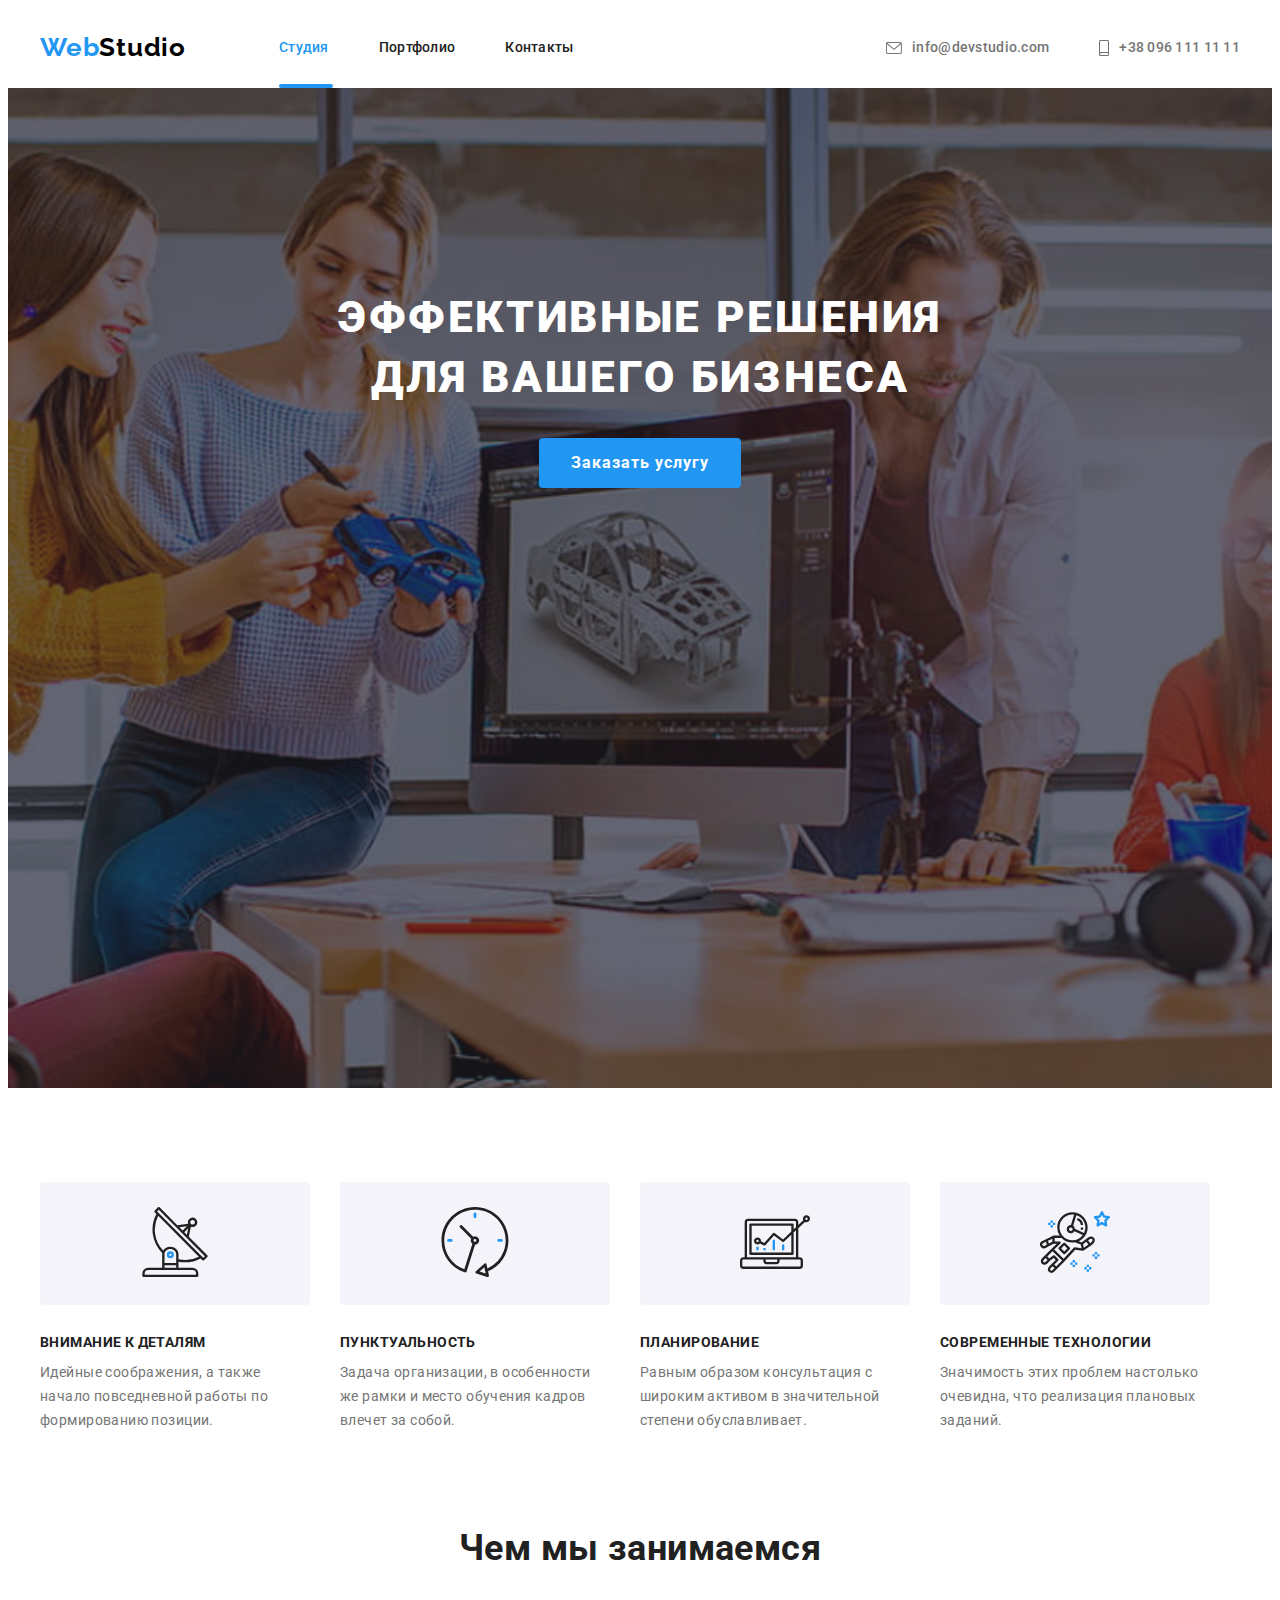
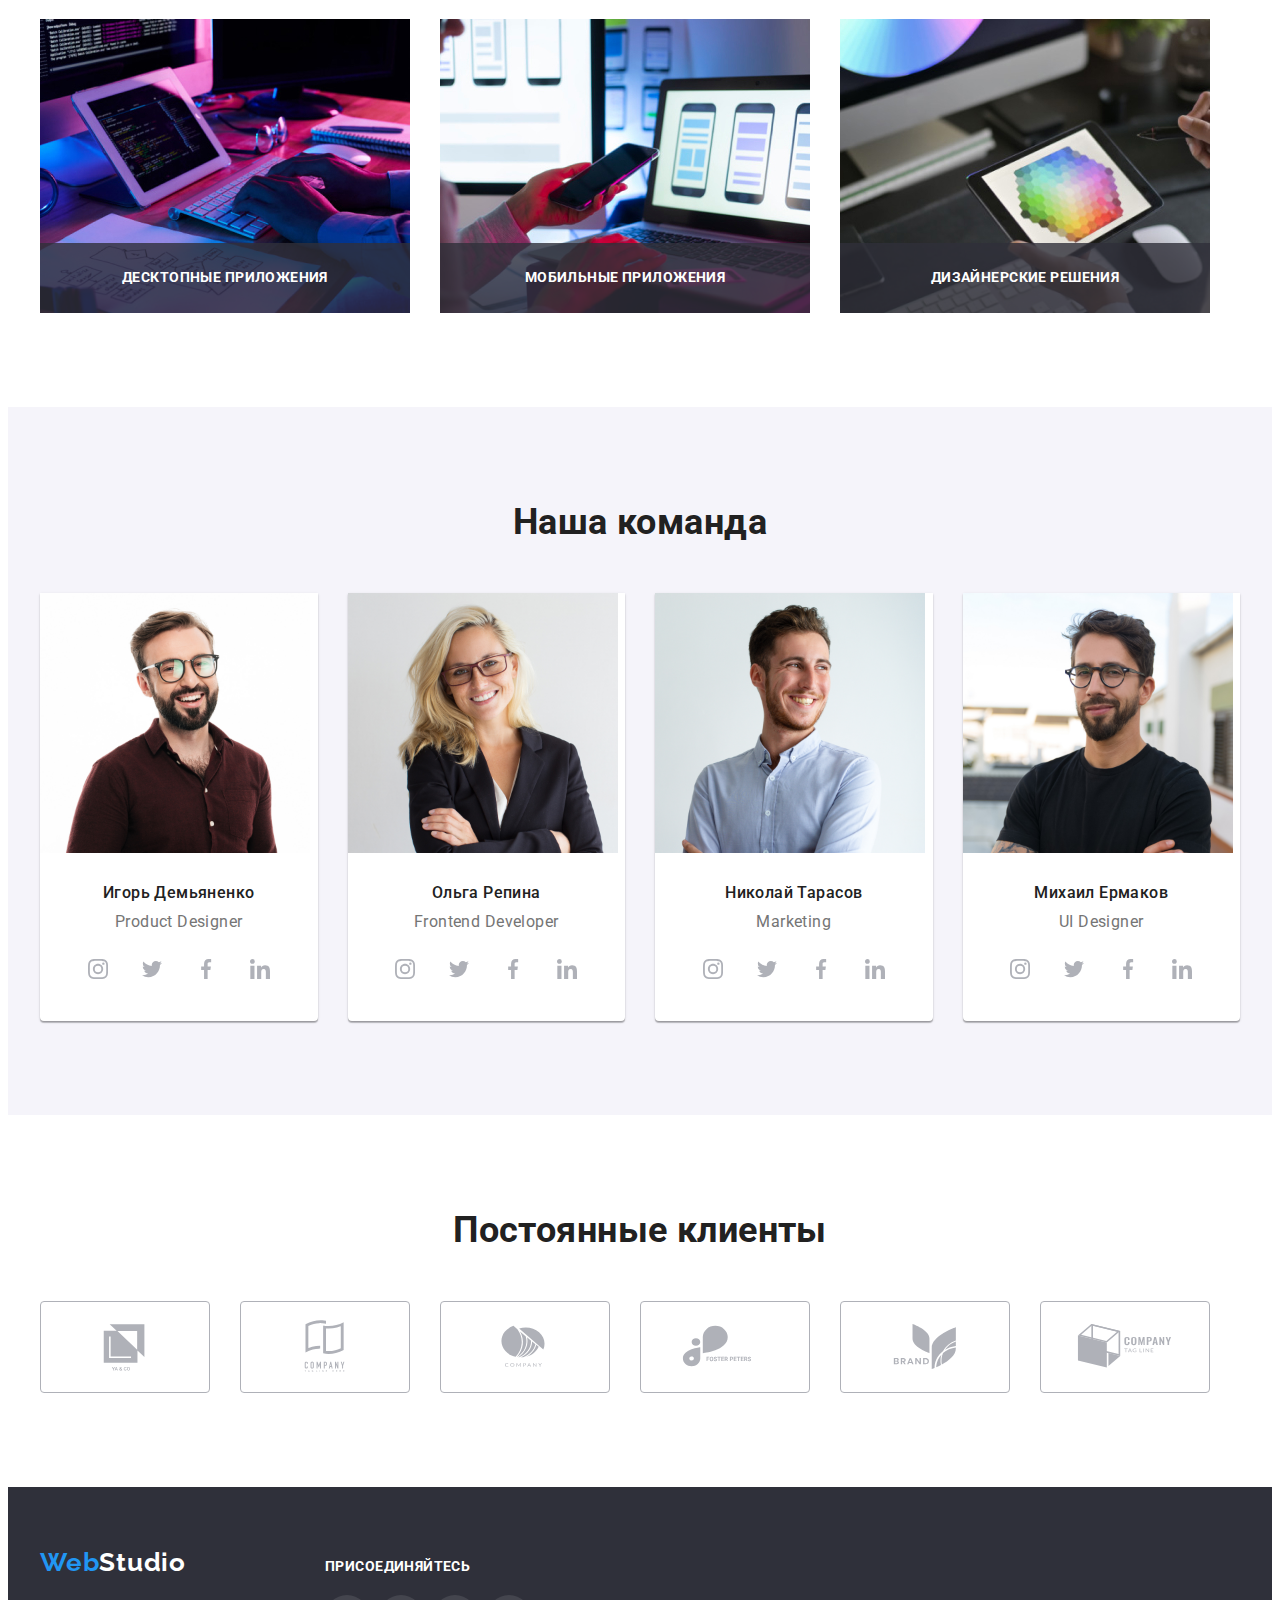
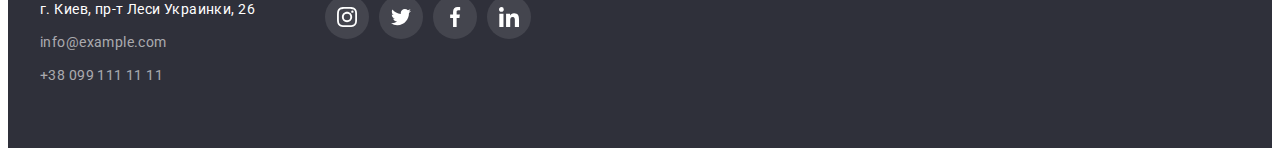
<file: index.html>
<!DOCTYPE html>
<html lang="ru">
  <head>
    <meta charset="UTF-8" />
    <meta http-equiv="X-UA-Compatible" content="IE=edge" />
    <meta name="viewport" content="width=device-width, initial-scale=1.0" />
    <title>Document</title>
    <link rel="preconnect" href="https://fonts.googleapis.com" />
    <link rel="preconnect" href="https://fonts.gstatic.com" crossorigin />
    <link
      href="https://fonts.googleapis.com/css2?family=Raleway:wght@700&family=Roboto:wght@400;500;700;900&display=swap"
      rel="stylesheet"
    />
    <link
      rel="stylesheet"
      href="https://cdnjs.cloudflare.com/ajax/libs/modern-normalize/1.1.0/modern-normalize.min.css"
      integrity="sha512-wpPYUAdjBVSE4KJnH1VR1HeZfpl1ub8YT/NKx4PuQ5NmX2tKuGu6U/JRp5y+Y8XG2tV+wKQpNHVUX03MfMFn9Q=="
      crossorigin="anonymous"
      referrerpolicy="no-referrer"
    />

    <link rel="stylesheet" href="./css/styles.css" />
  </head>
  <body>
    <header class="header">
      <div class="container">
        <a href="./index.html" class="header-logo link"
          ><span>Web</span>Studio</a
        >
        <nav class="header-nav">
          <ul class="header-list list">
            <li class="header-item">
              <a href="./index.html" class="header-link link current">Студия</a>
            </li>
            <li class="header-item">
              <a href="./portfolio.html" class="header-link link">Портфолио</a>
            </li>
            <li class="header-item">
              <a href="" class="header-link link">Контакты</a>
            </li>
          </ul>
        </nav>

        <ul class="header-list-contacts list">
          <li class="contact-item">
            <a href="mailto:info@devstudio.com" class="header-email link">
              <svg class="email-icon" width="16" height="12">
                <use href="./images/icons.svg#email-icon"></use>
              </svg>
              info@devstudio.com</a
            >
          </li>
          <li class="contact-item">
            <a href="tel:+380961111111" class="header-tel link">
              <svg class="tel-icon" width="10" height="16">
                <use href="./images/icons.svg#tel-icon"></use>
              </svg>
              +38 096 111 11 11</a
            >
          </li>
        </ul>
      </div>
    </header>

    <main>
      <section class="hero">
        <div class="container">
          <h1 class="hero-title">Эффективные решения для вашего бизнеса</h1>
          <button data-modal-open type="button" class="hero-btn">
            Заказать услугу
          </button>
        </div>
      </section>

      <section class="features section">
        <div class="container">
          <h2 class="visually-hidden">Особенности</h2>
          <ul class="features-list list">
            <li class="features-item">
              <div class="feature-icon">
                <svg class="features-icon" width="70" height="70">
                  <use href="./images/icons.svg#icon-features-svg1"></use>
                </svg>
              </div>
              <h3 class="features-list-title">Внимание к деталям</h3>
              <p class="features-text">
                Идейные соображения, а также начало повседневной работы по
                формированию позиции.
              </p>
            </li>
            <li class="features-item">
              <div class="feature-icon">
                <svg class="features-icon" width="70" height="70">
                  <use href="./images/icons.svg#icon-features-svg2"></use>
                </svg>
              </div>
              <h3 class="features-list-title">Пунктуальность</h3>
              <p class="features-text">
                Задача организации, в особенности же рамки и место обучения
                кадров влечет за собой.
              </p>
            </li>
            <li class="features-item">
              <div class="feature-icon">
                <svg class="features-icon" width="70" height="70">
                  <use href="./images/icons.svg#icon-features-svg3"></use>
                </svg>
              </div>
              <h3 class="features-list-title">Планирование</h3>
              <p class="features-text">
                Равным образом консультация с широким активом в значительной
                степени обуславливает.
              </p>
            </li>
            <li class="features-item">
              <div class="feature-icon">
                <svg class="features-icon" width="70" height="70">
                  <use href="./images/icons.svg#icon-features-svg4"></use>
                </svg>
              </div>
              <h3 class="features-list-title">Современные технологии</h3>
              <p class="features-text">
                Значимость этих проблем настолько очевидна, что реализация
                плановых заданий.
              </p>
            </li>
          </ul>
        </div>
      </section>

      <section class="gallery section">
        <div class="container">
          <h2 class="gallery-title">Чем мы занимаемся</h2>
          <ul class="gallery-list list">
            <li class="gallery-item">
              <div class="gallery-container">
                <img
                  src="./images/img1.jpg"
                  alt="работа за компьютером"
                  width="370"
                  height="294"
                  class="gallery-img"
                />
                <p class="gallery-text">Десктопные приложения</p>
              </div>
            </li>
            <li class="gallery-item">
              <div class="gallery-container">
                <img
                  src="./images/img2.jpg"
                  alt="работа со смартфоном"
                  width="370"
                  height="294"
                  class="gallery-img"
                />
                <p class="gallery-text">Мобильные приложения</p>
              </div>
            </li>
            <li class="gallery-item">
              <div class="gallery-container">
                <img
                  src="./images/img3.jpg"
                  alt="работа на планшете"
                  width="370"
                  height="294"
                  class="gallery-img"
                />
                <p class="gallery-text">Дизайнерские решения</p>
              </div>
            </li>
          </ul>
        </div>
      </section>

      <section class="team section">
        <div class="container">
          <h2 class="team-main-title">Наша команда</h2>

          <ul class="team-list list">
            <li class="team-item">
              <img
                src="./images/portrait1.jpg"
                alt="фото Игорь Демьяненко"
                width="270"
                height="260"
                class="team-img"
              />
              <div class="team-card">
                <h3 class="team-title">Игорь Демьяненко</h3>
                <p lang="en" class="team-descr">Product Designer</p>
                <ul class="team-soc list">
                  <li class="team-soc-item">
                    <a
                      href=""
                      class="team-soc-link link"
                      target="_blank"
                      rel="noopener noferrer nofollow"
                    >
                      <svg class="team-soc-icon" width="20" height="20">
                        <use href="./images/icons.svg#icon-instagram"></use>
                      </svg>
                    </a>
                  </li>
                  <li class="team-soc-item">
                    <a
                      href=""
                      class="team-soc-link link"
                      target="_blank"
                      rel="noopener noferrer nofollow"
                    >
                      <svg class="team-soc-icon" width="20" height="20">
                        <use href="./images/icons.svg#icon-twitter"></use>
                      </svg>
                    </a>
                  </li>
                  <li class="team-soc-item">
                    <a
                      href=""
                      class="team-soc-link link"
                      target="_blank"
                      rel="noopener noferrer nofollow"
                    >
                      <svg class="team-soc-icon" width="20" height="20">
                        <use href="./images/icons.svg#icon-facebook"></use>
                      </svg>
                    </a>
                  </li>
                  <li class="team-soc-item">
                    <a
                      href=""
                      class="team-soc-link link"
                      target="_blank"
                      rel="noopener noferrer nofollow"
                    >
                      <svg class="team-soc-icon" width="20" height="20">
                        <use href="./images/icons.svg#icon-linkedin"></use>
                      </svg>
                    </a>
                  </li>
                </ul>
              </div>
            </li>
            <li class="team-item">
              <img
                src="./images/portrait2.jpg"
                alt="фото Ольга Репина"
                width="270"
                height="260"
                class="team-img"
              />
              <div class="team-card">
                <h3 class="team-title">Ольга Репина</h3>
                <p lang="en" class="team-descr">Frontend Developer</p>
                <ul class="team-soc list">
                  <li class="team-soc-item">
                    <a
                      href=""
                      class="team-soc-link link"
                      target="_blank"
                      rel="noopener noferrer nofollow"
                    >
                      <svg class="team-soc-icon" width="20" height="20">
                        <use href="./images/icons.svg#icon-instagram"></use>
                      </svg>
                    </a>
                  </li>
                  <li class="team-soc-item">
                    <a
                      href=""
                      class="team-soc-link link"
                      target="_blank"
                      rel="noopener noferrer nofollow"
                    >
                      <svg class="team-soc-icon" width="20" height="20">
                        <use href="./images/icons.svg#icon-twitter"></use>
                      </svg>
                    </a>
                  </li>
                  <li class="team-soc-item">
                    <a
                      href=""
                      class="team-soc-link link"
                      target="_blank"
                      rel="noopener noferrer nofollow"
                    >
                      <svg class="team-soc-icon" width="20" height="20">
                        <use href="./images/icons.svg#icon-facebook"></use>
                      </svg>
                    </a>
                  </li>
                  <li class="team-soc-item">
                    <a
                      href=""
                      class="team-soc-link link"
                      target="_blank"
                      rel="noopener noferrer nofollow"
                    >
                      <svg class="team-soc-icon" width="20" height="20">
                        <use href="./images/icons.svg#icon-linkedin"></use>
                      </svg>
                    </a>
                  </li>
                </ul>
              </div>
            </li>
            <li class="team-item">
              <img
                src="./images/portrait3.jpg"
                alt="фото Николай Тарасов"
                width="270"
                height="260"
                class="team-img"
              />
              <div class="team-card">
                <h3 class="team-title">Николай Тарасов</h3>
                <p lang="en" class="team-descr">Marketing</p>
                <ul class="team-soc list">
                  <li class="team-soc-item">
                    <a
                      href=""
                      class="team-soc-link link"
                      target="_blank"
                      rel="noopener noferrer nofollow"
                    >
                      <svg class="team-soc-icon" width="20" height="20">
                        <use href="./images/icons.svg#icon-instagram"></use>
                      </svg>
                    </a>
                  </li>
                  <li class="team-soc-item">
                    <a
                      href=""
                      class="team-soc-link link"
                      target="_blank"
                      rel="noopener noferrer nofollow"
                    >
                      <svg class="team-soc-icon" width="20" height="20">
                        <use href="./images/icons.svg#icon-twitter"></use>
                      </svg>
                    </a>
                  </li>
                  <li class="team-soc-item">
                    <a
                      href=""
                      class="team-soc-link link"
                      target="_blank"
                      rel="noopener noferrer nofollow"
                    >
                      <svg class="team-soc-icon" width="20" height="20">
                        <use href="./images/icons.svg#icon-facebook"></use>
                      </svg>
                    </a>
                  </li>
                  <li class="team-soc-item">
                    <a
                      href=""
                      class="team-soc-link link"
                      target="_blank"
                      rel="noopener noferrer nofollow"
                    >
                      <svg class="team-soc-icon" width="20" height="20">
                        <use href="./images/icons.svg#icon-linkedin"></use>
                      </svg>
                    </a>
                  </li>
                </ul>
              </div>
            </li>
            <li class="team-item">
              <img
                src="./images/portrait4.jpg"
                alt="фото Михаил Ермаков"
                width="270"
                height="260"
                class="team-img"
              />
              <div class="team-card">
                <h3 class="team-title">Михаил Ермаков</h3>
                <p lang="en" class="team-descr">UI Designer</p>
                <ul class="team-soc list">
                  <li class="team-soc-item">
                    <a
                      href=""
                      class="team-soc-link link"
                      target="_blank"
                      rel="noopener noferrer nofollow"
                    >
                      <svg class="team-soc-icon" width="20" height="20">
                        <use href="./images/icons.svg#icon-instagram"></use>
                      </svg>
                    </a>
                  </li>
                  <li class="team-soc-item">
                    <a
                      href=""
                      class="team-soc-link link"
                      target="_blank"
                      rel="noopener noferrer nofollow"
                    >
                      <svg class="team-soc-icon" width="20" height="20">
                        <use href="./images/icons.svg#icon-twitter"></use>
                      </svg>
                    </a>
                  </li>
                  <li class="team-soc-item">
                    <a
                      href=""
                      class="team-soc-link link"
                      target="_blank"
                      rel="noopener noferrer nofollow"
                    >
                      <svg class="team-soc-icon" width="20" height="20">
                        <use href="./images/icons.svg#icon-facebook"></use>
                      </svg>
                    </a>
                  </li>
                  <li class="team-soc-item">
                    <a
                      href=""
                      class="team-soc-link link"
                      target="_blank"
                      rel="noopener noferrer nofollow"
                    >
                      <svg class="team-soc-icon" width="20" height="20">
                        <use href="./images/icons.svg#icon-linkedin"></use>
                      </svg>
                    </a>
                  </li>
                </ul>
              </div>
            </li>
          </ul>
        </div>
      </section>

      <section class="clients">
        <div class="container">
          <h2 class="clients-tittle">Постоянные клиенты</h2>
          <ul class="clients-list list">
            <li class="clients-item">
              <a
                href=""
                class="clients-link link"
                target="_blank"
                rel="noopener noferrer nofollow"
              >
                <svg class="client-icon" width="106" height="60">
                  <use href="./images/icons.svg#icon-client1"></use>
                </svg>
              </a>
            </li>
            <li class="clients-item">
              <a
                href=""
                class="clients-link link"
                target="_blank"
                rel="noopener noferrer nofollow"
              >
                <svg class="client-icon" width="106" height="60">
                  <use href="./images/icons.svg#icon-client2"></use>
                </svg>
              </a>
            </li>
            <li class="clients-item">
              <a
                href=""
                class="clients-link link"
                target="_blank"
                rel="noopener noferrer nofollow"
              >
                <svg class="client-icon" width="106" height="60">
                  <use href="./images/icons.svg#icon-client3"></use>
                </svg>
              </a>
            </li>
            <li class="clients-item">
              <a
                href=""
                class="clients-link link"
                target="_blank"
                rel="noopener noferrer nofollow"
              >
                <svg class="client-icon" width="106" height="60">
                  <use href="./images/icons.svg#icon-client4"></use>
                </svg>
              </a>
            </li>
            <li class="clients-item">
              <a
                href=""
                class="clients-link link"
                target="_blank"
                rel="noopener noferrer nofollow"
              >
                <svg class="client-icon" width="106" height="60">
                  <use href="./images/icons.svg#icon-client5"></use>
                </svg>
              </a>
            </li>
            <li class="clients-item">
              <a
                href=""
                class="clients-link link"
                target="_blank"
                rel="noopener noferrer nofollow"
              >
                <svg class="client-icon" width="106" height="60">
                  <use href="./images/icons.svg#icon-client6"></use>
                </svg>
              </a>
            </li>
          </ul>
        </div>
      </section>
    </main>

    <footer class="footer">
      <div class="container">
        <div class="footer-contacts">
          <a href="./index.html" class="footer-logo link"
            ><span>Web</span>Studio</a
          >
          <address class="footer-adress">
            <ul class="footer-list list">
              <li class="footer-item">
                <a
                  href="https://goo.gl/maps/aE9TR2gTAcbxKzwu7"
                  target="_blank"
                  rel="noopener noferrer nofollow"
                  class="footer-link-adress link"
                  >г. Киев, пр-т Леси Украинки, 26</a
                >
              </li>
              <li class="footer-item">
                <a class="footer-email link" href="mailto:info@example.com"
                  >info@example.com</a
                >
              </li>
              <li class="footer-item">
                <a class="footer-tel link" href="tel:+380991111111"
                  >+38 099 111 11 11</a
                >
              </li>
            </ul>
          </address>
        </div>
        <div class="social">
          <p class="social-tittle">Присоединяйтесь</p>
          <ul class="social-list list">
            <li class="social-item">
              <a
                href=""
                class="social-link link"
                target="_blank"
                rel="noopener noferrer nofollow"
              >
                <svg class="social-icon" width="20" height="20">
                  <use href="./images/icons.svg#icon-instagram"></use>
                </svg>
              </a>
            </li>
            <li class="social-item">
              <a
                href=""
                class="social-link link"
                target="_blank"
                rel="noopener noferrer nofollow"
              >
                <svg class="social-icon" width="20" height="20">
                  <use href="./images/icons.svg#icon-twitter"></use>
                </svg>
              </a>
            </li>
            <li class="social-item">
              <a
                href=""
                class="social-link link"
                target="_blank"
                rel="noopener noferrer nofollow"
              >
                <svg class="social-icon" width="20" height="20">
                  <use href="./images/icons.svg#icon-facebook"></use>
                </svg>
              </a>
            </li>
            <li class="social-item">
              <a
                href=""
                class="social-link link"
                target="_blank"
                rel="noopener noferrer nofollow"
              >
                <svg class="social-icon" width="20" height="20">
                  <use href="./images/icons.svg#icon-linkedin"></use>
                </svg>
              </a>
            </li>
          </ul>
        </div>
      </div>
    </footer>

    <div data-modal class="backdrop is-hidden">
      <div class="modal">
        <button data-modal-close class="close-modal-btn">
          <svg class="close-btn-icon">
            <use href="./images/icons.svg#icon-close-btn-svg"></use>
          </svg>
        </button>
      </div>
    </div>

    <script src="./js/modal.js"></script>
  </body>
</html>
</file>
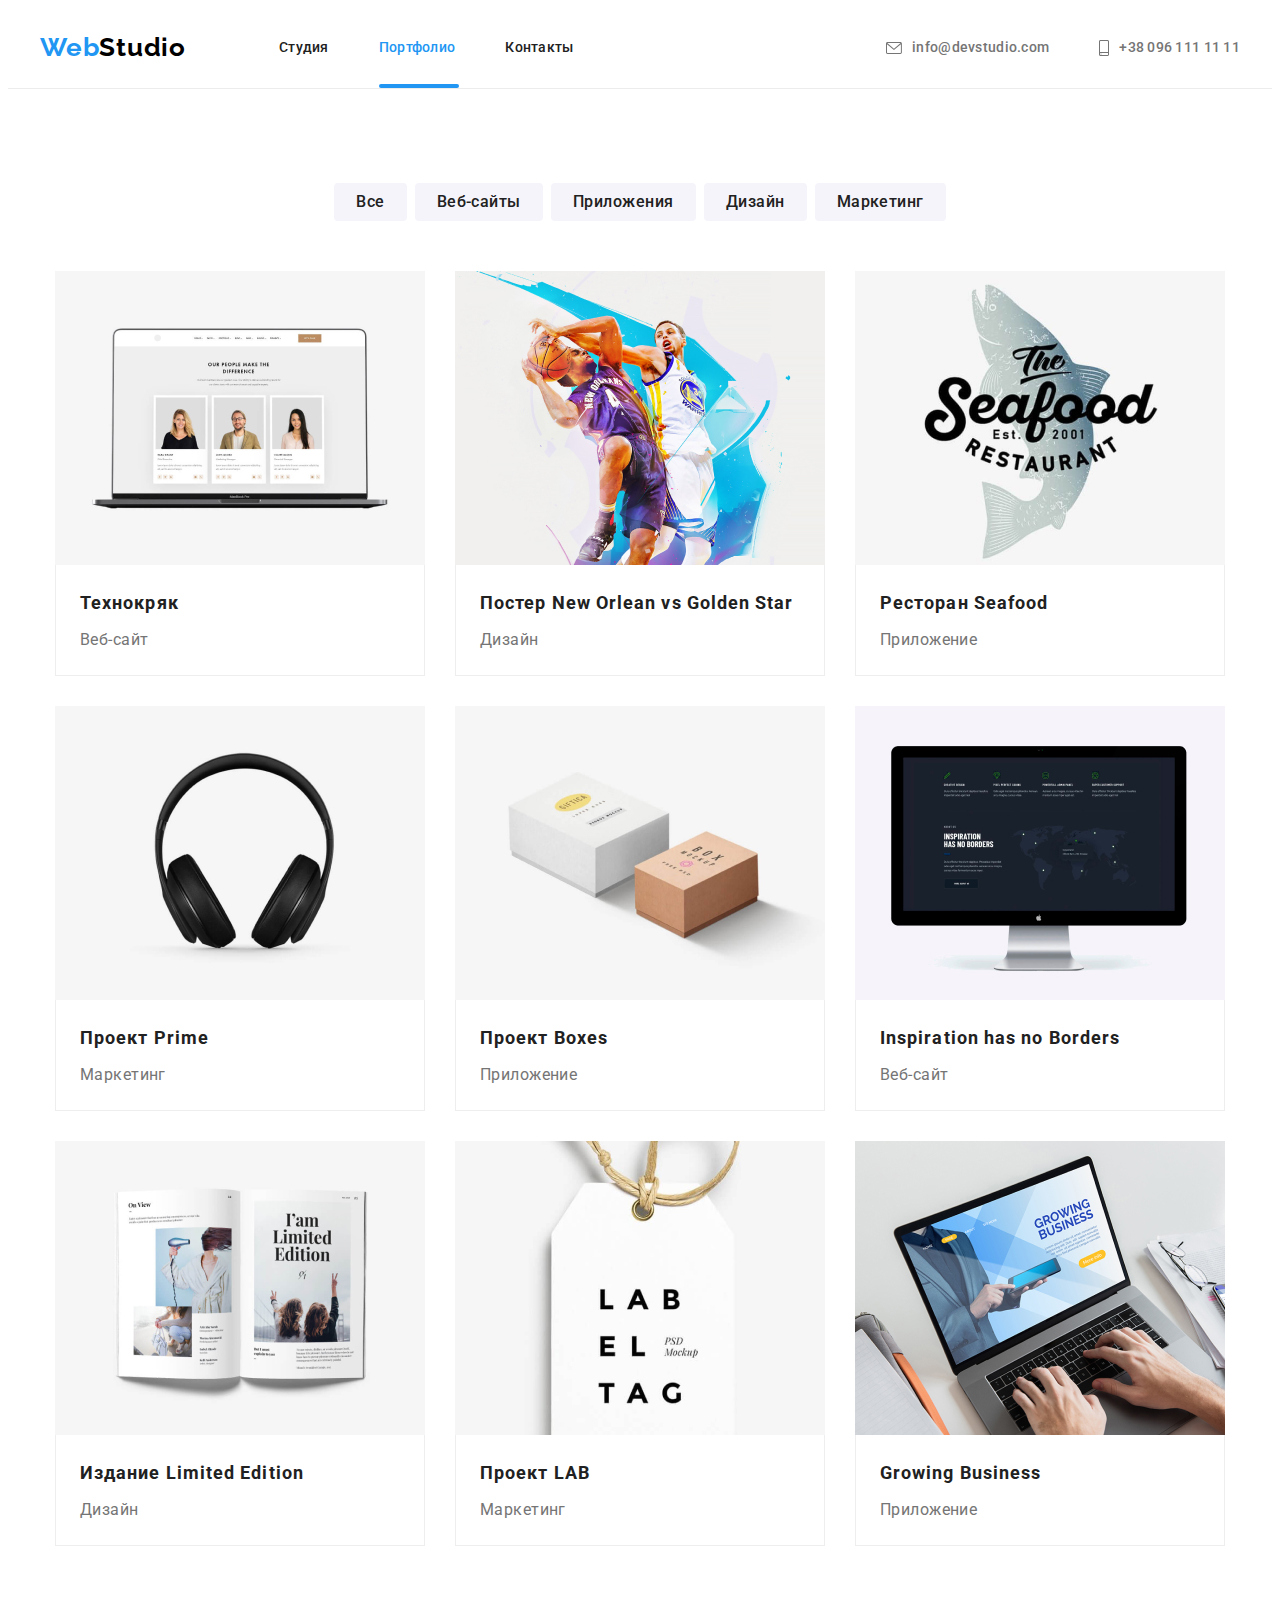
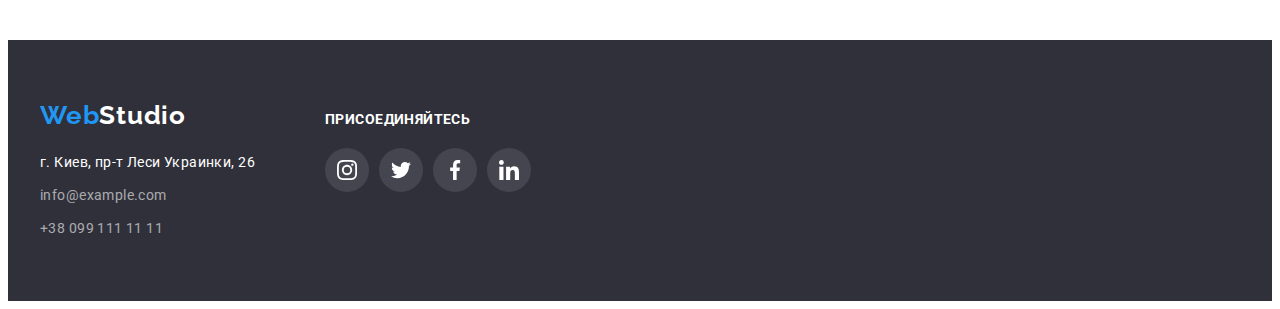
<file: portfolio.html>
<!DOCTYPE html>
<html lang="ru">
  <head>
    <meta charset="UTF-8" />
    <meta http-equiv="X-UA-Compatible" content="IE=edge" />
    <meta name="viewport" content="width=device-width, initial-scale=1.0" />
    <title>Document</title>
    <link rel="preconnect" href="https://fonts.googleapis.com" />
    <link rel="preconnect" href="https://fonts.gstatic.com" crossorigin />
    <link
      href="https://fonts.googleapis.com/css2?family=Raleway:wght@700&family=Roboto:wght@400;500;700;900&display=swap"
      rel="stylesheet"
    />
    <link
      rel="stylesheet"
      href="https://cdnjs.cloudflare.com/ajax/libs/modern-normalize/1.1.0/modern-normalize.min.css"
      integrity="sha512-wpPYUAdjBVSE4KJnH1VR1HeZfpl1ub8YT/NKx4PuQ5NmX2tKuGu6U/JRp5y+Y8XG2tV+wKQpNHVUX03MfMFn9Q=="
      crossorigin="anonymous"
      referrerpolicy="no-referrer"
    />
    <link rel="stylesheet" href="./css/styles.css" />
  </head>
  <body>
    <header class="header border">
      <div class="container">
        <a href="./index.html" class="header-logo link"
          ><span>Web</span>Studio</a
        >
        <nav class="header-nav">
          <ul class="header-list list">
            <li class="header-item">
              <a href="./index.html" class="header-link link">Студия</a>
            </li>
            <li class="header-item">
              <a href="./portfolio.html" class="header-link link current"
                >Портфолио</a
              >
            </li>
            <li class="header-item">
              <a href="" class="header-link link">Контакты</a>
            </li>
          </ul>
        </nav>

        <ul class="header-list-contacts list">
          <li class="contact-item">
            <a href="mailto:info@devstudio.com" class="header-email link">
              <svg class="email-icon" width="16" height="12">
                <use href="./images/icons.svg#email-icon"></use>
              </svg>
              info@devstudio.com</a
            >
          </li>
          <li class="contact-item">
            <a href="tel:+380961111111" class="header-tel link">
              <svg class="tel-icon" width="10" height="16">
                <use href="./images/icons.svg#tel-icon"></use>
              </svg>
              +38 096 111 11 11</a
            >
          </li>
        </ul>
      </div>
    </header>

    <main>
      <section class="portfolio section">
        <div class="container">
          <h1 class="visually-hidden">Портфолио</h1>
          <ul class="btn-list list">
            <li class="btn-item">
              <button class="portfolio-btn" type="button">Все</button>
            </li>
            <li class="btn-item">
              <button class="portfolio-btn" type="button">Веб-сайты</button>
            </li>
            <li class="btn-item">
              <button class="portfolio-btn" type="button">Приложения</button>
            </li>
            <li class="btn-item">
              <button class="portfolio-btn" type="button">Дизайн</button>
            </li>
            <li class="btn-item">
              <button class="portfolio-btn" type="button">Маркетинг</button>
            </li>
          </ul>
          <ul class="portfolio-list list">
            <li class="portfolio-item">
              <a class="portfolio-link link" href="">
                <div class="potfolio-overlay">
                  <img
                    src="./images/portfolio-img1.jpg"
                    alt="ноутбук"
                    width="370"
                    height="294"
                    class="portfolio-img"
                  />
                  <p class="text-overlay">
                    Ресурс предлагает комплексные предложения с разным уровнем
                    функционала и сервисов. Все это позволит посетителю получить
                    исчерпывающие сведения о компании или частном лице.
                  </p>
                </div>
                <div class="portfolio-card">
                  <h3 class="portfolio-title">Технокряк</h3>
                  <p class="portfolio-descr">Веб-сайт</p>
                </div>
              </a>
            </li>
            <li class="portfolio-item">
              <a class="portfolio-link link" href="">
                <div class="potfolio-overlay">
                  <img
                    src="./images/portfolio-img2.jpg"
                    alt="баскетболисты"
                    width="370"
                    height="294"
                    class="portfolio-img"
                  />
                  <p class="text-overlay">
                    Ресурс предлагает комплексные предложения с разным уровнем
                    функционала и сервисов. Все это позволит посетителю получить
                    исчерпывающие сведения о компании или частном лице.
                  </p>
                </div>
                <div class="portfolio-card">
                  <h3 class="portfolio-title">
                    Постер New Orlean vs Golden Star
                  </h3>

                  <p class="portfolio-descr">Дизайн</p>
                </div>
              </a>
            </li>
            <li class="portfolio-item">
              <a class="portfolio-link link" href="">
                <div class="potfolio-overlay">
                  <img
                    src="./images/portfolio-img3.jpg"
                    alt="лого ресторана"
                    width="370"
                    height="294"
                    class="portfolio-img"
                  />
                  <p class="text-overlay">
                    Ресурс предлагает комплексные предложения с разным уровнем
                    функционала и сервисов. Все это позволит посетителю получить
                    исчерпывающие сведения о компании или частном лице.
                  </p>
                </div>
                <div class="portfolio-card">
                  <h3 class="portfolio-title">Ресторан Seafood</h3>
                  <p class="portfolio-descr">Приложение</p>
                </div>
              </a>
            </li>
            <li class="portfolio-item">
              <a class="portfolio-link link" href="">
                <div class="potfolio-overlay">
                  <img
                    src="./images/portfolio-img4.jpg"
                    alt="наушники"
                    width="370"
                    height="294"
                    class="portfolio-img"
                  />
                  <p class="text-overlay">
                    Ресурс предлагает комплексные предложения с разным уровнем
                    функционала и сервисов. Все это позволит посетителю получить
                    исчерпывающие сведения о компании или частном лице.
                  </p>
                </div>
                <div class="portfolio-card">
                  <h3 class="portfolio-title">Проект Prime</h3>
                  <p class="portfolio-descr">Маркетинг</p>
                </div>
              </a>
            </li>
            <li class="portfolio-item">
              <a class="portfolio-link link" href="">
                <div class="potfolio-overlay">
                  <img
                    src="./images/portfolio-img5.jpg"
                    alt="коробки"
                    width="370"
                    height="294"
                    class="portfolio-img"
                  />
                  <p class="text-overlay">
                    Ресурс предлагает комплексные предложения с разным уровнем
                    функционала и сервисов. Все это позволит посетителю получить
                    исчерпывающие сведения о компании или частном лице.
                  </p>
                </div>
                <div class="portfolio-card">
                  <h3 class="portfolio-title">Проект Boxes</h3>
                  <p class="portfolio-descr">Приложение</p>
                </div>
              </a>
            </li>
            <li class="portfolio-item">
              <a class="portfolio-link link" href="">
                <div class="potfolio-overlay">
                  <img
                    src="./images/portfolio-img6.jpg"
                    alt="монитор"
                    width="370"
                    height="294"
                    class="portfolio-img"
                  />
                  <p class="text-overlay">
                    Ресурс предлагает комплексные предложения с разным уровнем
                    функционала и сервисов. Все это позволит посетителю получить
                    исчерпывающие сведения о компании или частном лице.
                  </p>
                </div>
                <div class="portfolio-card">
                  <h3 class="portfolio-title">Inspiration has no Borders</h3>
                  <p class="portfolio-descr">Веб-сайт</p>
                </div>
              </a>
            </li>
            <li class="portfolio-item">
              <a class="portfolio-link link" href="">
                <div class="potfolio-overlay">
                  <img
                    src="./images/portfolio-img7.jpg"
                    alt="журнал"
                    width="370"
                    height="294"
                    class="portfolio-img"
                  />
                  <p class="text-overlay">
                    Ресурс предлагает комплексные предложения с разным уровнем
                    функционала и сервисов. Все это позволит посетителю получить
                    исчерпывающие сведения о компании или частном лице.
                  </p>
                </div>
                <div class="portfolio-card">
                  <h3 class="portfolio-title">Издание Limited Edition</h3>
                  <p class="portfolio-descr">Дизайн</p>
                </div>
              </a>
            </li>
            <li class="portfolio-item">
              <a class="portfolio-link link" href="">
                <div class="potfolio-overlay">
                  <img
                    src="./images/portfolio-img8.jpg"
                    alt="бирка"
                    width="370"
                    height="294"
                    class="portfolio-img"
                  />
                  <p class="text-overlay">
                    Ресурс предлагает комплексные предложения с разным уровнем
                    функционала и сервисов. Все это позволит посетителю получить
                    исчерпывающие сведения о компании или частном лице.
                  </p>
                </div>
                <div class="portfolio-card">
                  <h3 class="portfolio-title">Проект LAB</h3>
                  <p class="portfolio-descr">Маркетинг</p>
                </div>
              </a>
            </li>
            <li class="portfolio-item">
              <a class="portfolio-link link" href="">
                <div class="potfolio-overlay">
                  <img
                    src="./images/portfolio-img9.jpg"
                    alt="приложение"
                    width="370"
                    height="294"
                    class="portfolio-img"
                  />
                  <p class="text-overlay">
                    Ресурс предлагает комплексные предложения с разным уровнем
                    функционала и сервисов. Все это позволит посетителю получить
                    исчерпывающие сведения о компании или частном лице.
                  </p>
                </div>
                <div class="portfolio-card">
                  <h3 class="portfolio-title">Growing Business</h3>
                  <p class="portfolio-descr">Приложение</p>
                </div>
              </a>
            </li>
          </ul>
        </div>
      </section>
    </main>
    <footer class="footer">
      <div class="container">
        <div class="footer-contacts">
          <a href="./index.html" class="footer-logo link"
            ><span>Web</span>Studio</a
          >
          <address class="footer-adress">
            <ul class="footer-list list">
              <li class="footer-item">
                <a
                  href="https://goo.gl/maps/aE9TR2gTAcbxKzwu7"
                  target="_blank"
                  rel="noopener noferrer nofollow"
                  class="footer-link-adress link"
                  >г. Киев, пр-т Леси Украинки, 26</a
                >
              </li>
              <li class="footer-item">
                <a class="footer-email link" href="mailto:info@example.com"
                  >info@example.com</a
                >
              </li>
              <li class="footer-item">
                <a class="footer-tel link" href="tel:+380991111111"
                  >+38 099 111 11 11</a
                >
              </li>
            </ul>
          </address>
        </div>
        <div class="social">
          <h3 class="social-tittle">Присоединяйтесь</h3>
          <ul class="social-list list">
            <li class="social-item">
              <a
                href=""
                class="social-link link"
                target="_blank"
                rel="noopener noferrer nofollow"
              >
                <svg class="social-icon" width="20" height="20">
                  <use href="./images/icons.svg#icon-instagram"></use>
                </svg>
              </a>
            </li>
            <li class="social-item">
              <a
                href=""
                class="social-link link"
                target="_blank"
                rel="noopener noferrer nofollow"
              >
                <svg class="social-icon" width="20" height="20">
                  <use href="./images/icons.svg#icon-twitter"></use>
                </svg>
              </a>
            </li>
            <li class="social-item">
              <a
                href=""
                class="social-link link"
                target="_blank"
                rel="noopener noferrer nofollow"
              >
                <svg class="social-icon" width="20" height="20">
                  <use href="./images/icons.svg#icon-facebook"></use>
                </svg>
              </a>
            </li>
            <li class="social-item">
              <a
                href=""
                class="social-link link"
                target="_blank"
                rel="noopener noferrer nofollow"
              >
                <svg class="social-icon" width="20" height="20">
                  <use href="./images/icons.svg#icon-linkedin"></use>
                </svg>
              </a>
            </li>
          </ul>
        </div>
      </div>
    </footer>
  </body>
</html>
</file>
<file: css/styles.css>
body {
  font-family: 'Roboto', sans-serif;
  color: var(--main-title-color);
  background-color: #ffffff;
  font-size: 14px;
  letter-spacing: 0.03em;
}

:root {
  --accent-color: #2196f3;
  --main-text-color: #757575;
  --dark-bgc: #2f303a;
  --hero-title-color: #ffffff;
  --light-bgc: #f5f4fa;
  --footer-transparent: rgba(255, 255, 255, 0.6);
  --footer-icon-bgc: rgba(255, 255, 255, 0.1);
  --footer-icon-color: #ffffff;
  --main-title-color: #212121;
  --team-card-color: #ffffff;
  --header-border-color: #ececec;
  --portfolio-border-color: #eeeeee;
  --icon-bgc: #ffffff;
  --icon-color: #afb1b8;
  --icon-hover-color: #ffffff;
  --clients-icon-color: #afb1b8;
  --features-icon-bgc: #f5f4fa;
  --gallery-dark-gray: rgba(47, 48, 58, 0.8);
  --accent-overlay-color: rgba(33, 150, 243, 0.9);
  --backdrop-color: rgba(0, 0, 0, 0.2);
  --close-btn-border: rgba(0, 0, 0, 0.1);
  --hero-btn-hover: #188ce8;
}

p,
h1,
h2,
h3,
h4,
h5,
h6 {
  margin: 0;
}

ul {
  margin: 0;
  padding-left: 0;
}

img {
  display: block;
  max-width: 100%;
  height: auto;
}

button {
  display: block;
  margin: 0 auto;
  cursor: pointer;
  border: none;
  border-radius: 4px;
}

.link {
  text-decoration: none;
}

.list {
  list-style: none;
}

.container {
  /* outline: solid red; */

  width: 1200px;
  padding: 0 15px;
  margin: 0 auto;
}

.section {
  padding-top: 94px;
  padding-bottom: 94px;
}

/* --------------------HEADER-------------------- */

.border {
  border-bottom: 1px solid var(--header-border-color);
}

.header-logo {
  padding: 24px 0 25px 0;
  margin-right: 93px;
  font-family: 'Raleway', sans-serif;
  font-weight: 700;
  font-size: 26px;
  line-height: 0.84;
  letter-spacing: 0.03em;

  color: #000000;
}

.header-list {
  display: flex;
}

.header .container {
  display: flex;
  align-items: center;
}

.header-list-contacts {
  display: flex;
  margin-left: auto;
}

.header-item:not(:last-child),
.contact-item:not(:last-child) {
  margin-right: 50px;
}

span {
  color: var(--accent-color);
}

.header-link {
  display: block;
  padding-top: 32px;
  padding-bottom: 32px;

  font-weight: 500;
  font-size: 14px;
  line-height: 1.14;
  letter-spacing: 0.02em;

  color: var(--main-title-color);

  transition-property: color;
  transition-duration: 250ms;
  transition-timing-function: cubic-bezier(0.4, 0, 0.2, 1);
}

.header-item {
  position: relative;
}

.header-item .current::after {
  content: '';
  display: block;
  position: absolute;
  bottom: 0;
  width: calc(100% + 4px);
  height: 4px;
  border-radius: 2px;
  background-color: var(--accent-color);

  transition-property: color;
  transition-duration: 250ms;
  transition-timing-function: cubic-bezier(0.4, 0, 0.2, 1);
}

.header-link:hover,
.header-link:focus {
  color: var(--accent-color);
}

.current {
  color: var(--accent-color);
}

.email-icon,
.tel-icon {
  margin-right: 10px;
  fill: currentColor;
}

.header-email,
.header-tel {
  display: flex;
  align-items: center;
  font-weight: 500;
  font-size: 14px;
  line-height: 1.14;
  letter-spacing: 0.02em;

  color: var(--main-text-color);

  transition-property: color;
  transition-duration: 250ms;
  transition-timing-function: cubic-bezier(0.4, 0, 0.2, 1);
}

.header-email:hover,
.header-email:focus,
.header-tel:hover,
.header-tel:focus {
  color: var(--accent-color);
}

/* --------------------HERO-------------------- */

.hero {
  padding: 200px 0;
  background-color: var(--dark-bgc);
}

.hero {
  background-color: #c4c4c4;
  background-image: linear-gradient(
      rgba(47, 48, 58, 0.4),
      rgba(47, 48, 58, 0.4)
    ),
    url(../images/hero-img.jpg);
  background-repeat: no-repeat;
  background-position: center;
  background-size: cover;
  max-width: 1600px;
  height: 600px;
  margin: 0 auto;
}

.hero-title {
  margin-left: auto;
  margin-right: auto;
  margin-bottom: 30px;
  width: 696px;
  text-align: center;

  font-weight: 900;
  font-size: 44px;
  line-height: 1.36;
  letter-spacing: 0.06em;
  text-transform: uppercase;

  color: var(--hero-title-color);
}

.hero-btn {
  padding: 10px 32px;

  font-family: 'Roboto', sans-serif;
  font-weight: 700;
  font-size: 16px;
  line-height: 1.88;
  letter-spacing: 0.06em;

  color: var(--hero-title-color);
  background-color: var(--accent-color);

  transition-property: color, background-color;
  transition-duration: 250ms;
  transition-timing-function: cubic-bezier(0.4, 0, 0.2, 1);
}

.hero-btn:hover,
.hero-btn:focus {
  background-color: var(--hero-btn-hover);
}

/* --------------------FEATURES-------------------- */

.visually-hidden {
  position: absolute;
  white-space: nowrap;
  width: 1px;
  height: 1px;
  overflow: hidden;
  border: 0;
  padding: 0;
  clip: rect(0 0 0 0);
  clip-path: inset(50%);
  margin: -1px;
}

.features-list {
  display: flex;
  column-gap: 30px;
}

.features-item {
  max-width: 270px;
}

.feature-icon {
  padding: 25px 100px;
  border-radius: 4px;

  background-color: var(--features-icon-bgc);
}

.features-list-title {
  font-weight: 700;
  font-size: 14px;
  line-height: 1.14;
  text-transform: uppercase;
  margin-bottom: 10px;
  margin-top: 30px;
}

.features-text {
  line-height: 1.71;

  color: var(--main-text-color);
}

/* --------------------GALLERY-------------------- */

.gallery {
  padding-top: 0;
}

.gallery-title {
  font-weight: 700;
  font-size: 36px;
  line-height: 1.17;
  text-align: center;
  margin-bottom: 50px;
}

.gallery-list {
  display: flex;
}

.gallery-container {
  position: relative;
}

.gallery-text {
  position: absolute;
  bottom: 0;
  width: 100%;
  height: 70px;
  display: flex;
  justify-content: center;
  align-items: center;

  font-weight: 700;
  line-height: 1.14;

  text-transform: uppercase;
  color: var(--hero-title-color);
  background-color: var(--gallery-dark-gray);
}

.gallery-item:not(:last-child) {
  margin-right: 30px;
}

/* --------------------TEAM-------------------- */

.team {
  background-color: var(--light-bgc);
}

.team-list {
  display: flex;
  justify-content: center;
  column-gap: 30px;
}

.team-main-title {
  font-weight: 700;
  font-size: 36px;
  line-height: 1.17;
  text-align: center;
  margin-bottom: 50px;
}

.team-title {
  font-weight: 500;
  font-size: 16px;
  line-height: 1.19;
  text-align: center;
  margin-bottom: 10px;
}

.team-descr {
  margin-bottom: 16px;
  font-size: 16px;
  line-height: 1.19;
  text-align: center;

  color: var(--main-text-color);
}

.team-card {
  padding: 30px 0;
}

.team-item {
  flex-basis: calc((100% - 90px) / 4);
  background-color: var(--team-card-color);
  box-shadow: 0px 1px 3px rgba(0, 0, 0, 0.12), 0px 1px 1px rgba(0, 0, 0, 0.14),
    0px 2px 1px rgba(0, 0, 0, 0.2);
  border-radius: 0px 0px 4px 4px;
}

.team-soc {
  display: flex;
  justify-content: center;
  gap: 10px;
}

.team-soc-link {
  width: 44px;
  height: 44px;

  display: flex;
  justify-content: center;
  align-items: center;

  border-radius: 50%;
  color: var(--icon-color);

  transition-property: color, background-color;
  transition-duration: 250ms;
  transition-timing-function: cubic-bezier(0.4, 0, 0.2, 1);
}

.team-soc-icon {
  fill: currentColor;
}

.team-soc-link:hover,
.team-soc-link:focus {
  background-color: var(--accent-color);
  color: var(--icon-hover-color);
}

/* --------------------CLIENTS-------------------- */

.clients {
  padding-top: 94px;
  padding-bottom: 94px;
}

.clients-tittle {
  margin-bottom: 50px;

  font-weight: 700;
  font-size: 36px;
  line-height: 42px;
  text-align: center;
}

.clients-list {
  display: flex;
  gap: 30px;
}

.clients-link {
  display: flex;
  justify-content: center;
  align-items: center;
  box-sizing: border-box;
  display: flex;

  width: 170px;
  height: 92px;
  border: 1px solid var(--clients-icon-color);
  border-radius: 4px;

  color: var(--clients-icon-color);

  transition-property: color, background-color, border;
  transition-duration: 250ms;
  transition-timing-function: cubic-bezier(0.4, 0, 0.2, 1);
}

.client-icon {
  fill: currentColor;
}

.clients-link:hover,
.clients-link:focus {
  border-color: var(--accent-color);
  color: var(--accent-color);
}

/* --------------------FOOTER-------------------- */

.footer {
  padding: 60px 0;
  background-color: var(--dark-bgc);
}

.footer-logo {
  display: inline-block;

  margin-bottom: 20px;

  font-family: 'Raleway', sans-serif;
  font-style: normal;
  font-weight: 700;
  font-size: 26px;
  line-height: 1.19;
  letter-spacing: 0.03em;

  color: var(--hero-title-color);
}

.footer-item:not(:last-child) {
  margin-bottom: 9px;
}

.footer-link-adress {
  display: inline-block;

  font-family: 'Roboto', sans-serif;
  font-style: normal;
  font-size: 14px;
  line-height: 1.71;
  letter-spacing: 0.03em;

  color: var(--hero-title-color);

  transition-property: color;
  transition-duration: 250ms;
  transition-timing-function: cubic-bezier(0.4, 0, 0.2, 1);
}

.footer-email,
.footer-tel {
  display: inline-block;

  font-family: 'Roboto', sans-serif;
  font-style: normal;
  font-size: 14px;
  line-height: 1.71;
  letter-spacing: 0.03em;

  color: var(--footer-transparent);

  transition-property: color;
  transition-duration: 250ms;
  transition-timing-function: cubic-bezier(0.4, 0, 0.2, 1);
}

.footer-email:hover,
.footer-tel:hover,
.footer-email:focus,
.footer-tel:focus,
.footer-link-adress:hover,
.footer-link-adress:focus {
  color: var(--accent-color);
}

.footer > .container {
  display: flex;
  align-items: baseline;
}

.social {
  margin-left: 70px;
}

.social-tittle {
  margin-bottom: 20px;
  font-weight: 700;
  font-size: 14px;
  line-height: 1.14;
  text-transform: uppercase;
  color: var(--hero-title-color);
}

.social-list {
  display: flex;
  gap: 10px;
}

.social-link {
  display: flex;
  justify-content: center;
  align-items: center;

  width: 44px;
  height: 44px;
  border-radius: 50%;
  background-color: var(--footer-icon-bgc);

  transition-property: color, background-color;
  transition-duration: 250ms;
  transition-timing-function: cubic-bezier(0.4, 0, 0.2, 1);
}

.social-icon {
  fill: var(--footer-icon-color);
}

.social-link:hover,
.social-link:focus {
  background-color: var(--accent-color);
}

/* --------------------PORTFOLIO-------------------- */

.portfolio-btn {
  padding: 6px 22px;

  font-family: 'Roboto';
  font-style: normal;
  font-weight: 500;
  font-size: 16px;
  line-height: 1.6;
  text-align: center;
  letter-spacing: 0.03em;

  color: var(--main-title-color);
  background-color: var(--light-bgc);

  transition-property: color, background-color, box-shadow;
  transition-duration: 250ms;
  transition-timing-function: cubic-bezier(0.4, 0, 0.2, 1);
}

.portfolio-btn:hover,
.portfolio-btn:focus {
  color: var(--hero-title-color);
  background-color: var(--accent-color);
  box-shadow: 0px 3px 1px rgba(0, 0, 0, 0.1), 0px 1px 2px rgba(0, 0, 0, 0.08),
    0px 2px 2px rgba(0, 0, 0, 0.12);
}

.portfolio-card {
  padding: 20px 24px;
  border-left: 1px solid var(--portfolio-border-color);
  border-right: 1px solid var(--portfolio-border-color);
  border-bottom: 1px solid var(--portfolio-border-color);
}

.potfolio-overlay {
  position: relative;
  overflow: hidden;
}

.text-overlay {
  position: absolute;
  bottom: 0;
  width: 100%;
  height: 100%;

  padding: 63px 24px;

  font-family: 'Roboto';
  font-style: normal;
  font-weight: 400;
  font-size: 18px;
  line-height: 1.56;
  letter-spacing: 0.03em;
  color: var(--hero-title-color);
  background-color: var(--accent-overlay-color);

  transform: translate(0%, 110%);
  transition-duration: 250ms;
  transition-timing-function: cubic-bezier(0.4, 0, 0.2, 1);
}

.portfolio-link:hover .text-overlay,
.portfolio-link:focus .text-overlay {
  transform: translate(0%, 0%);
}

.portfolio-link {
  display: block;

  transition-property: box-shadow;
  transition-duration: 250ms;
  transition-timing-function: cubic-bezier(0.4, 0, 0.2, 1);
}

.portfolio-link:hover,
.portfolio-link:focus {
  box-shadow: 0px 1px 1px rgba(0, 0, 0, 0.12), 0px 4px 4px rgba(0, 0, 0, 0.06),
    1px 4px 6px rgba(0, 0, 0, 0.16);
}

.portfolio-title {
  margin-bottom: 4px;

  font-weight: 700;
  font-size: 18px;
  line-height: 2;
  letter-spacing: 0.06em;

  color: var(--main-title-color);
  font-family: 'Roboto' sans-serif;
  font-style: normal;
}

.portfolio-descr {
  font-size: 16px;
  line-height: 1.88;

  color: var(--main-text-color);
}

.btn-list {
  display: flex;
  justify-content: center;
  margin-bottom: 50px;
}

.btn-item:not(:last-child) {
  margin-right: 8px;
}

.portfolio-list {
  display: flex;
  flex-wrap: wrap;
  gap: 30px;
  justify-content: center;
}

/* --------------------MODAL-------------------- */

.backdrop {
  position: fixed;
  top: 0;
  left: 0;
  width: 100%;
  height: 100%;

  transition: opacity, visibility;
  transition-duration: 250ms;
  transition-timing-function: cubic-bezier(0.4, 0, 0.2, 1);

  background-color: var(--backdrop-color);
}

.is-hidden {
  opacity: 0;
  pointer-events: none;
  visibility: hidden;
}

.backdrop.is-hidden .modal {
  transform: translate(-50%, -50%) scale(0);
}

.modal {
  position: absolute;
  top: 50%;
  left: 50%;
  transform: translate(-50%, -50%) scale(1);
  transition: transform;
  transition-duration: 250ms;
  transition-timing-function: cubic-bezier(0.4, 0, 0.2, 1);

  width: 528px;
  min-height: 581px;
  border-radius: 4px;
  background-color: #ffffff;
}

.close-btn-icon {
  width: 11px;
  height: 11px;
  background-color: #ffffff;
}

.close-modal-btn {
  position: absolute;

  display: flex;
  justify-content: center;
  align-items: center;

  right: 8px;
  top: 8px;

  width: 30px;
  height: 30px;
  border-radius: 50%;
  border: 1px solid var(--close-btn-border);
  background-color: #ffffff;
}
</file>
